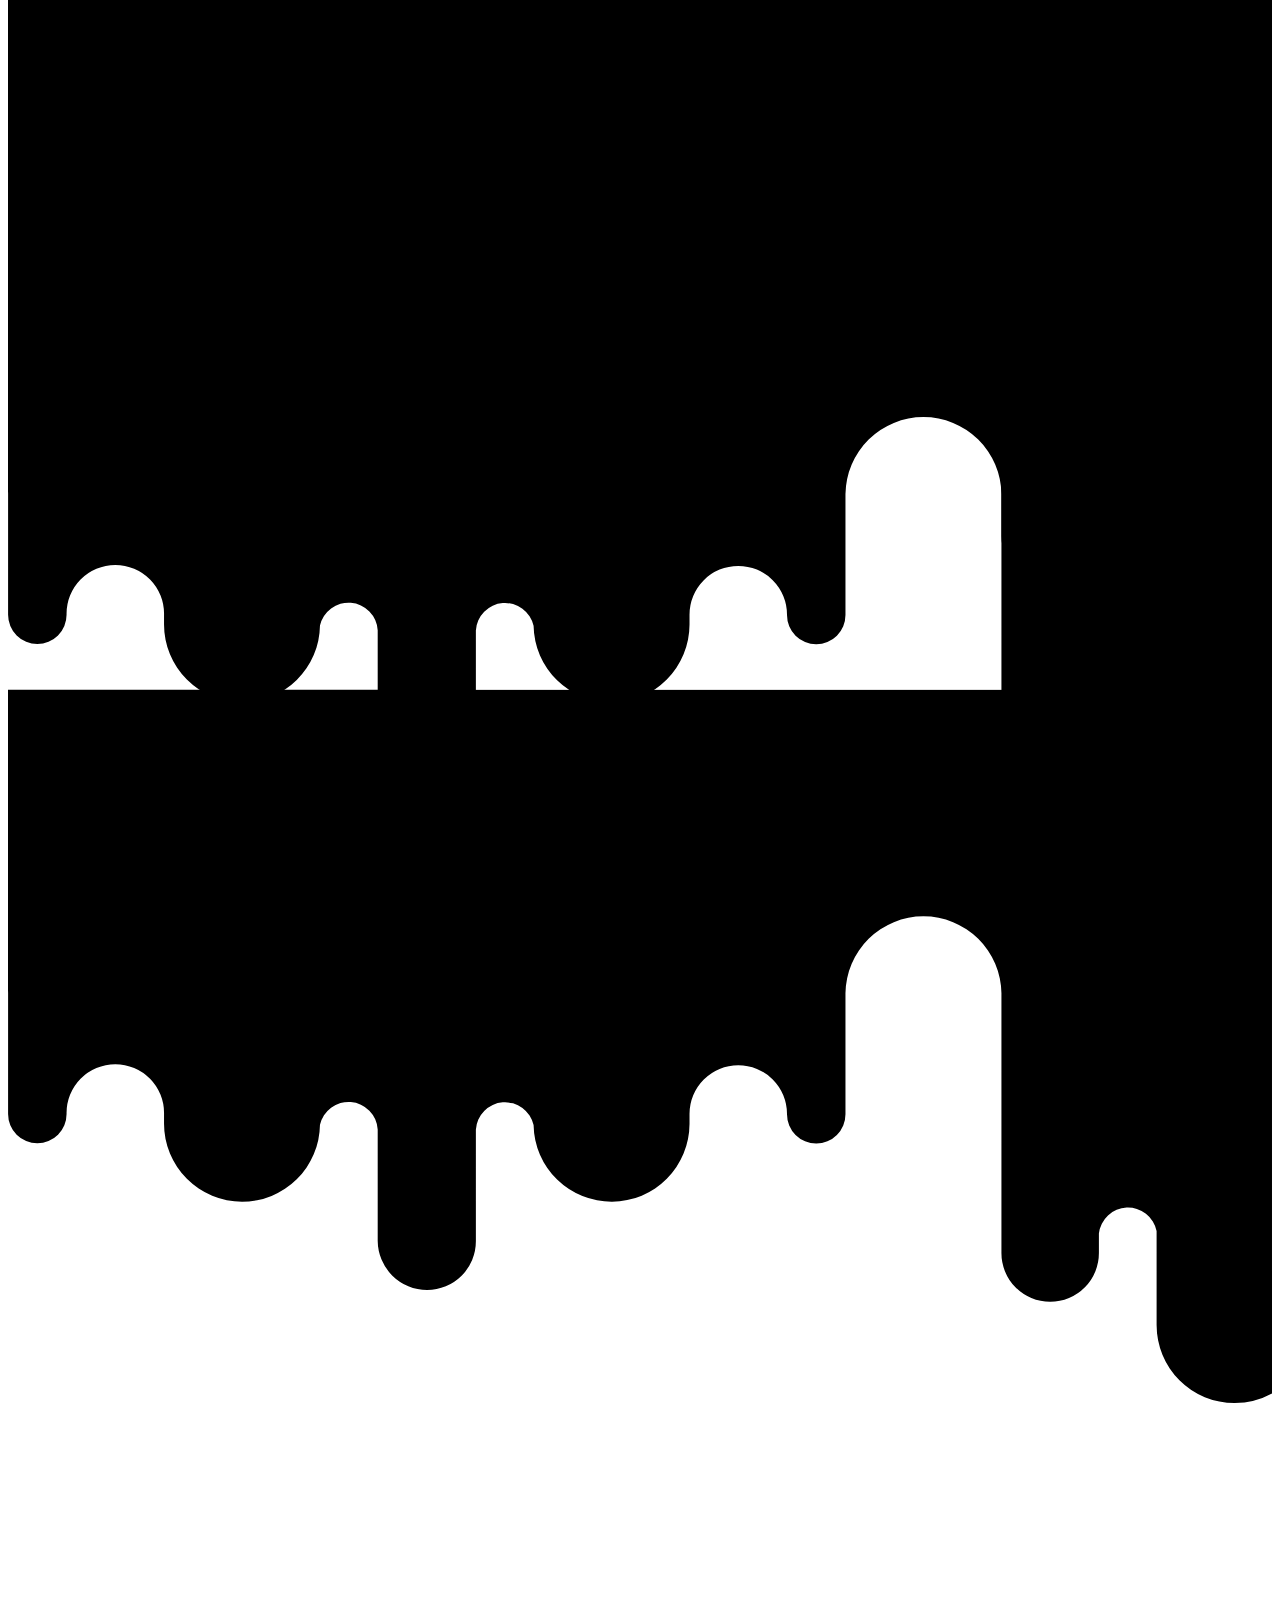
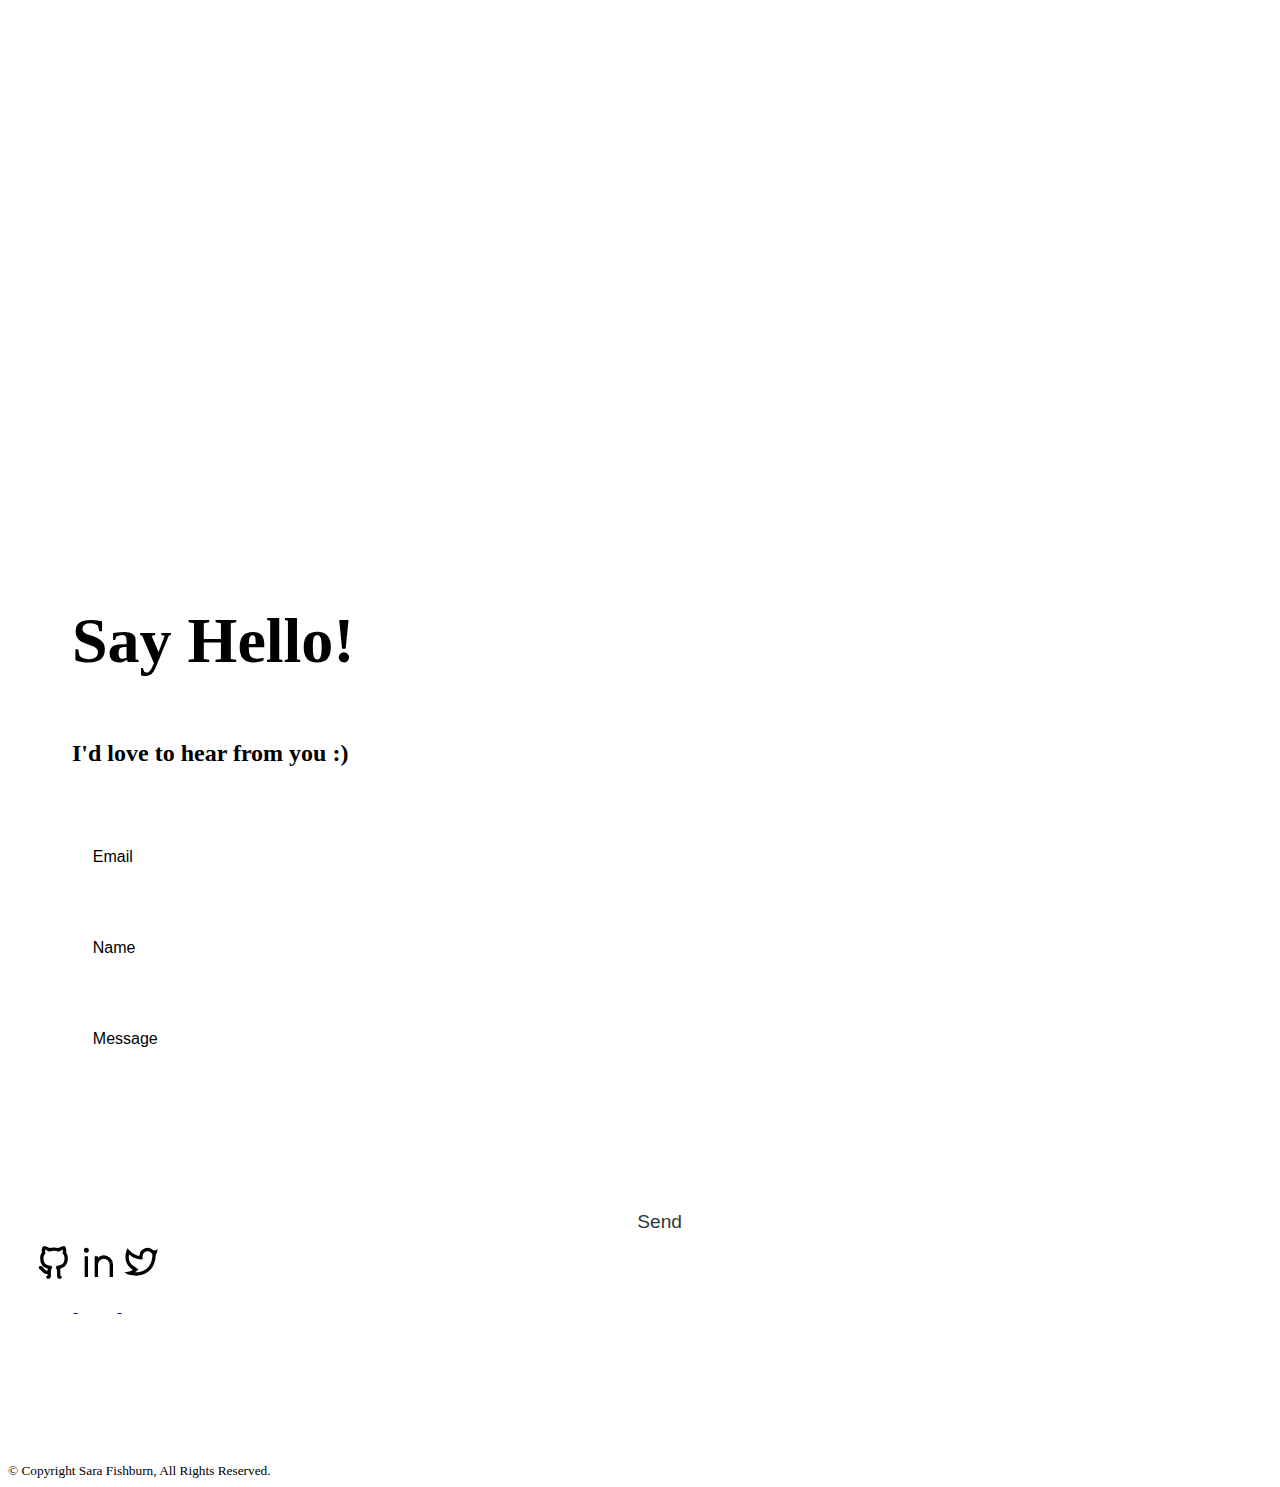
<file: src/contact.html>
<!DOCTYPE html>
<html lang="en">
<head>
  <!-- meta tags -->
  <meta charset="UTF-8">
  <meta http-equiv="X-UA-Compatible" content="IE=edge">
  <meta name="viewport" content="width=device-width, initial-scale=1.0">
  
  <!-- Primary Meta Tags -->
  <title>Sara Fishburn</title>
  <meta name="title" content="Sara Fishburn">
  <meta name="description" content="Hi there! I'm a current fast-track Coder Academy student from Brisbane, Australia.">

  <!-- Open Graph / Facebook -->
  <meta property="og:type" content="website">
  <meta property="og:url" content="sarafishburn.github.io">
  <meta property="og:title" content="Sara Fishburn">
  <meta property="og:description" content="Hi there! I'm a current fast-track Coder Academy student from Brisbane, Australia.">
  <meta property="og:image" content="static/images/website_preview.png">

  <!-- Twitter -->
  <meta property="twitter:card" content="summary_large_image">
  <meta property="twitter:url" content="sarafishburn.github.io">
  <meta property="twitter:title" content="Sara Fishburn">
  <meta property="twitter:description" content="Hi there! I'm a current fast-track Coder Academy student from Brisbane, Australia.">
  <meta property="twitter:image" content="static/images/website_preview.png">

  <!-- favicon -->
  <link rel="apple-touch-icon" sizes="180x180" href="static/images/favicon_io/apple-touch-icon.png">
  <link rel="icon" type="image/png" sizes="32x32" href="static/images/favicon_io/favicon-32x32.png">
  <link rel="icon" type="image/png" sizes="16x16" href="static/images/favicon_io/favicon-16x16.png">
  <link rel="manifest" href="static/images/favicon_io/site.webmanifest">

  <!-- style sheets -->
  <link rel="stylesheet" href="static/styles/global.css" integrity="sha384-/oFLsCbxXfcpxP8mUdyNdSAp/u4Uruo7NrWjevXScjMiYIclh/O2q/YNY98ZFctD">
  <link rel="stylesheet" href="static/styles/global-tablet.css" integrity="sha384-5acWLXz9rMWOl3gBBR5mM+l++MBvP4sMyZKrm5dYkwT6dXjMQr6yHFiWZXMPirf9">
  <link rel="stylesheet" href="static/styles/global-desktop.css" integrity="sha384-YrlZD1nF7CzUGr80k/WMY4T9gKS9UN2mPAuDe8+hFkYclZqqlq7WMzNO97niXF+Y">

  <link rel="stylesheet" href="static/styles/contact.css" integrity="sha384-XS81RtuZHvCTqAS6r4gYx7IQrYHLZ+ThCEb5LL08qdDOoO8mxQvzewY1DE53T+34">
  <link rel="stylesheet" href="static/styles/contact-tablet.css" integrity="sha384-PEhD9K7oy0d7tyLU2vu8lGLWDNXlXtO22lKUnTT2HphGslf03AOO/MPmMX4fPzuc">
  <link rel="stylesheet" href="static/styles/contact-desktop.css" integrity="sha384-\S3C6t+vFG+nJJPyAJPY3lT/z+kKHF0SGAZBGKUU3amot+/sRqmrtlBVKbIu9wM0z">

  <!-- javascript -->
  <script src="static/javascript/global.js" integrity="sha384-3C2dzuhjCa5FdSclvBY+UgrtceSxcekVXOzwO7gbY6eJnOEKgrYOzHRTca2VowHD"></script>
  <script src="static/javascript/contact.js" integrity="sha384-fgZIflzfC7Eo6gtgTFIwV/ccB1HLgCK9NGbrLqzdZ72ARbs0mi15WolTY2IKnKUn"></script>

  <title>Sara Fishburn: Contact</title>
</head>
<body>
  <!-- nav and drip graphic -->
  <nav>
    <div class="logo-hamburger">
      <!-- added aria hidden as logo link makes home nav link redundant. cant group logo and home link together due to mobile layout -->
      <a class="nav-logo" href="../index.html" aria-hidden="true" title="logo">
        <svg viewBox="0 0 531.66 392.97">
          <use xlink:href='static/images/logo/logo.svg#logo'></use>
        </svg>
      </a>
      <div id="hamburger">
        <div id="ham-top"></div>
        <div id="ham-middle"></div>
        <div id="ham-bottom"></div>
      </div>
    </div>

    <ul id="nav-links">
      <li><a href="../index.html">HOME</a></li>
      <li><a href="skills.html">SKILLS</a></li>
      <li><a href="projects.html">PROJECTS</a></li>
      <li><a href="resume.html">RÉSUMÉ</a></li>
      <li><a id="active" href="contact.html">CONTACT</a></li>
      <li id="nav-socials">
        <span id="nav-media-icons">
          <a href="https://github.com/SaraFishburn" target="_blank" aria-label="link to Sara Fishburn's github. opens in new tab"> 
            <svg viewBox="0 0 24 24">
              <use xlink:href='static/images/icons/github-line.svg#github-line'></use>
            </svg>
          </a>
          <a href="https://www.linkedin.com/in/sara-fishburn-87b6b41b9/" target="_blank" aria-label="link to Sara Fishburn's linkedin. opens in new tab">
            <svg viewBox="0 0 24 24">
              <use xlink:href='static/images/icons/linkedin-line.svg#linkedin-line'></use>
            </svg>
          </a>
          <a href="https://twitter.com/FishburnSara" target="_blank" aria-label="link to Sara Fishburn's twitter. opens in new tab">
            <svg viewBox="0 0 24 24">
              <use xlink:href='static/images/icons/twitter-line.svg#twitter-line'></use>
            </svg>
          </a>
        </span>
      </li>
    </ul>
  </nav>
  <main>

    <!-- drip top -->
    <div id="drip-top" class="drip-top">
      <svg viewBox="0 0 1000 564.55">
        <use xlink:href='static/images/drip.svg#drip'></use>
      </svg>

      <svg viewBox="0 0 1000 564.55">
        <use xlink:href='static/images/drip.svg#drip'></use>
      </svg>

      <svg viewBox="0 0 1000 564.55">
        <use xlink:href='static/images/drip.svg#drip'></use>
      </svg>
    </div>

    <!-- heading -->
    <hgroup id="heading">
      <h1>Say Hello!</h1>
      <h2>I'd love to hear from you :)</h2>
      <h6 style="margin-right: 30px;">*Even though this website is pure html and css with no email api, this form is fully functional! I've simply linked it to a google form that notifies me when filled.</h6>
    </hgroup>
    
    <!-- form that is linked to a google form-->
    <form action="https://docs.google.com/forms/d/e/1FAIpQLSc_RoZMRq8d4IIvABaFx-oLKMHUiqP88MtbsrUAsZEgNlzFig/formResponse" method="post" target="hidden_iframe" name="form" onsubmit="submitted = validateForm(); return submitted">
      <div class="container">
        <div class="material-textfield">
          <!-- placeholder is empty as input label acts as placeholder -->
          <input type="email" class="text-field" name="entry.1777739869" id="email" placeholder=" ">
          <label class="input-label" for="email">Email</label>
        </div>
        <div class="error-field" id="emailText"></div>
      </div>

      <div class="container">
        <div class="material-textfield">
          <textarea class="text-field name-field" name="entry.252200460" maxlength="70" id="name" rows="1" placeholder=" "></textarea>
          <label class="input-label" for="name">Name</label>
        </div>
        <div class="error-field" id="nameText"></div>
      </div>
      
      <div class="container">
        <div class="material-textfield">
          <textarea class="text-field message-field" name="entry.1506996381" maxlength="280" id="message" rows="3" placeholder=" "></textarea>
          <label class="input-label" for="message">Message</label>
        </div>
        <div class="error-field" id="messageText"></div>
      </div>
      <div id="sent-div">
        <div class="dp-6" id="sent-banner"><span class="primary-text" id="sent-message">Message sent, thank you!</span></div>
        <button type="submit" id="send-button">Send</button>
      </div>
    </form>
          
    <!-- format form as iframe for google forms -->
    <iframe name="hidden_iframe" id="hidden_iframe" style="display:none;" onload="if(submitted) {sent()}"></iframe>
          
    <!-- social media icons -->
    <span id="media-icons">
      <a href="https://github.com/SaraFishburn" target="_blank" aria-label="link to Sara Fishburn's github. opens in new tab"> 
        <svg viewBox="0 0 24 24">
          <use xlink:href='static/images/icons/github-line.svg#github-line'></use>
        </svg>
      </a>
      <a href="https://www.linkedin.com/in/sara-fishburn-87b6b41b9/" target="_blank" aria-label="link to Sara Fishburn's linkedin. opens in new tab">
        <svg viewBox="0 0 24 24">
          <use xlink:href='static/images/icons/linkedin-line.svg#linkedin-line'></use>
        </svg>
      </a>
      <a href="https://twitter.com/FishburnSara" target="_blank" aria-label="link to Sara Fishburn's twitter. opens in new tab">
        <svg viewBox="0 0 24 24">
          <use xlink:href='static/images/icons/twitter-line.svg#twitter-line'></use>
        </svg>
      </a>
    </span>
  </main>

  
  <!-- footer -->
  <footer>
     <!-- drip bottom -->
     <div id="drip-bottom">
      <svg viewBox="0 0 1000 564.55">
        <use xlink:href='static/images/drip.svg#drip'></use>
      </svg>

      <svg viewBox="0 0 1000 564.55">
        <use xlink:href='static/images/drip.svg#drip'></use>
      </svg>

      <svg viewBox="0 0 1000 564.55">
        <use xlink:href='static/images/drip.svg#drip'></use>
      </svg>
    </div> 
    <!-- copyright notice -->
    <small id="copyright" >&copy; Copyright Sara Fishburn, All Rights Reserved.</small>
  </footer>
</body>
</html>
</file>
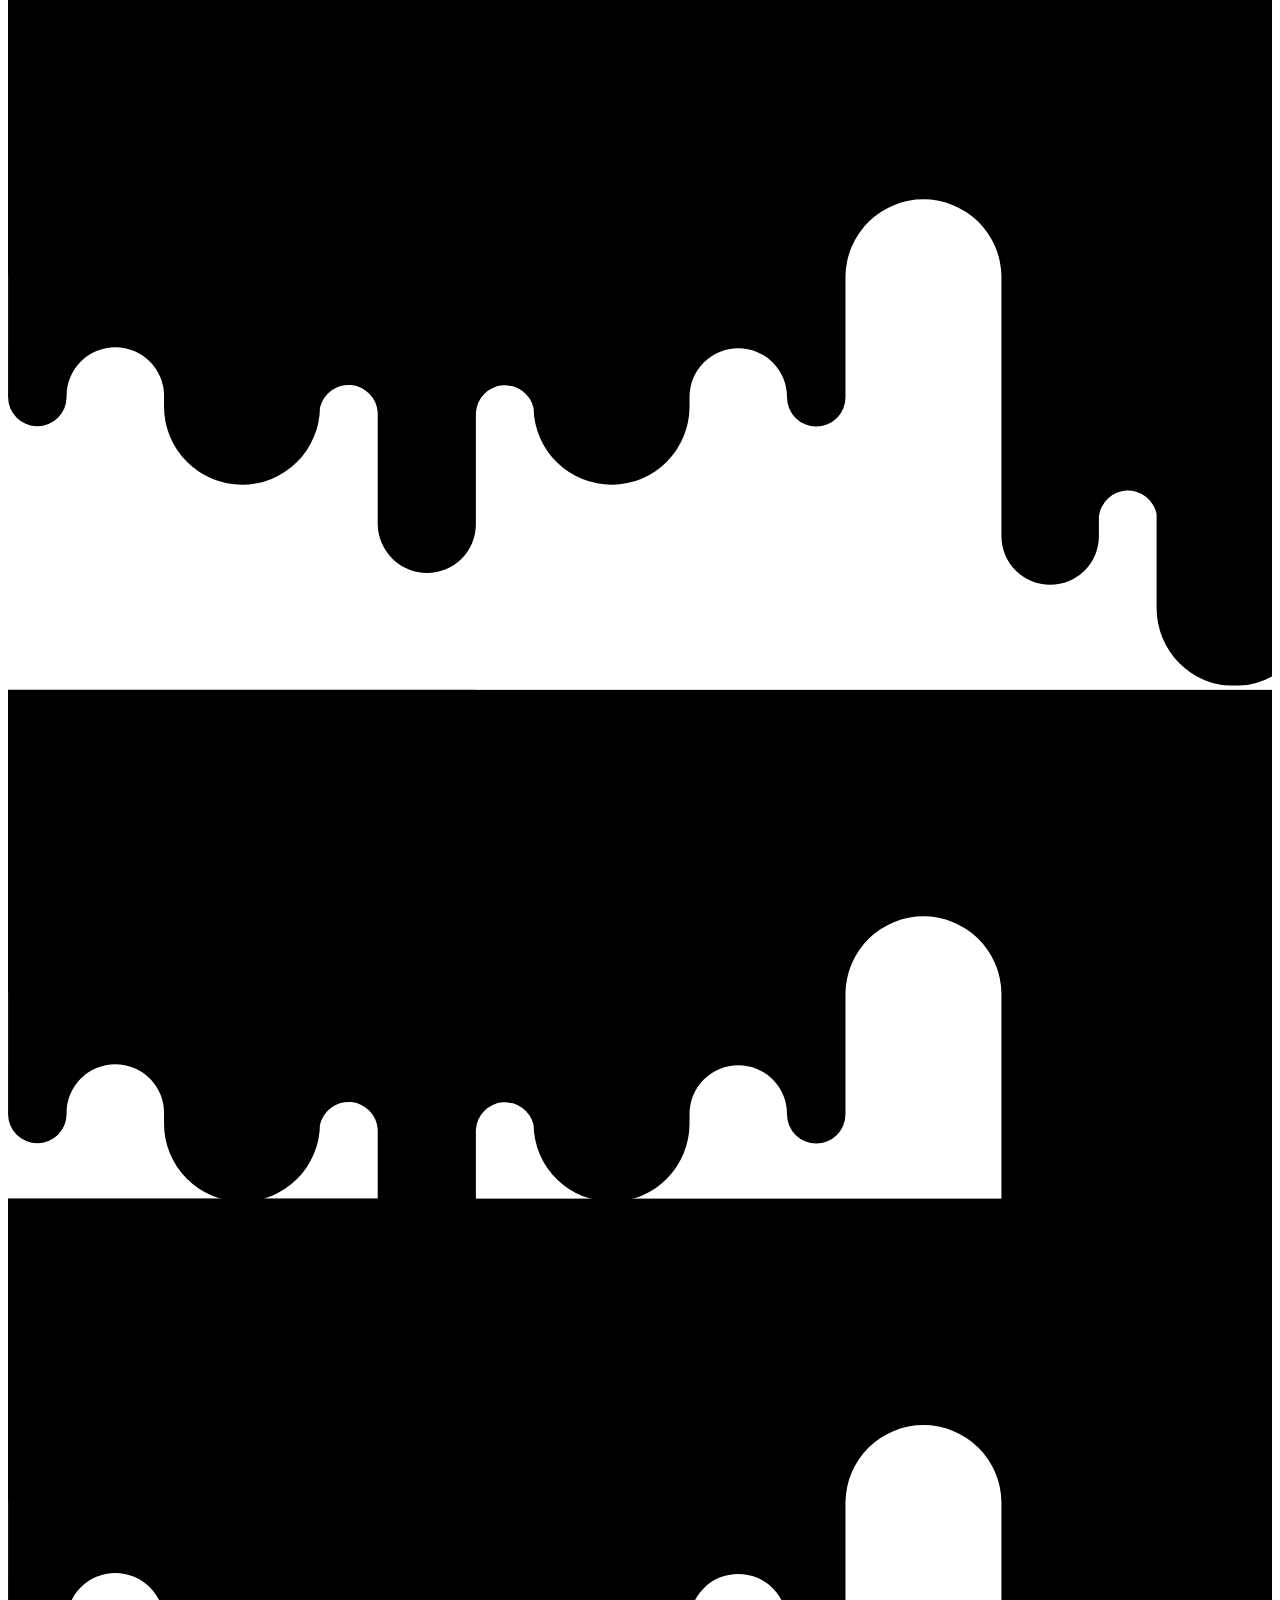
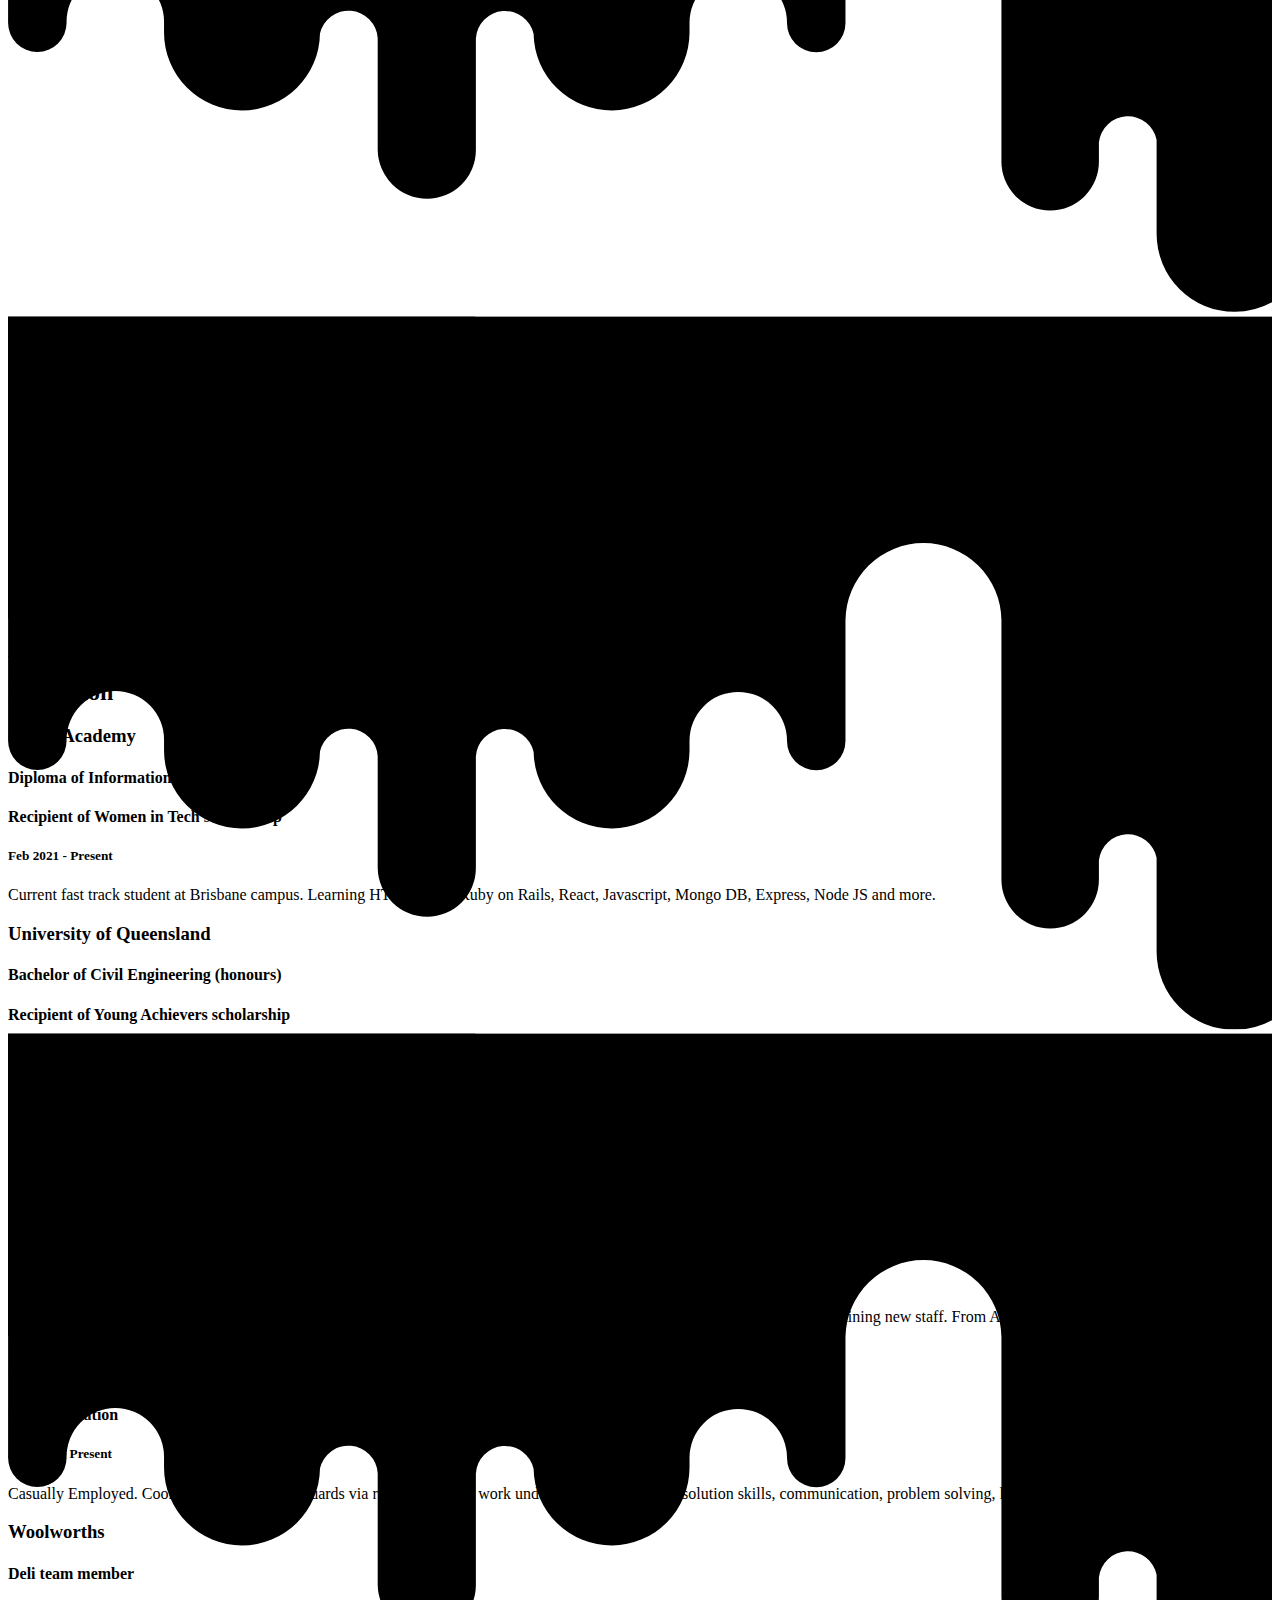
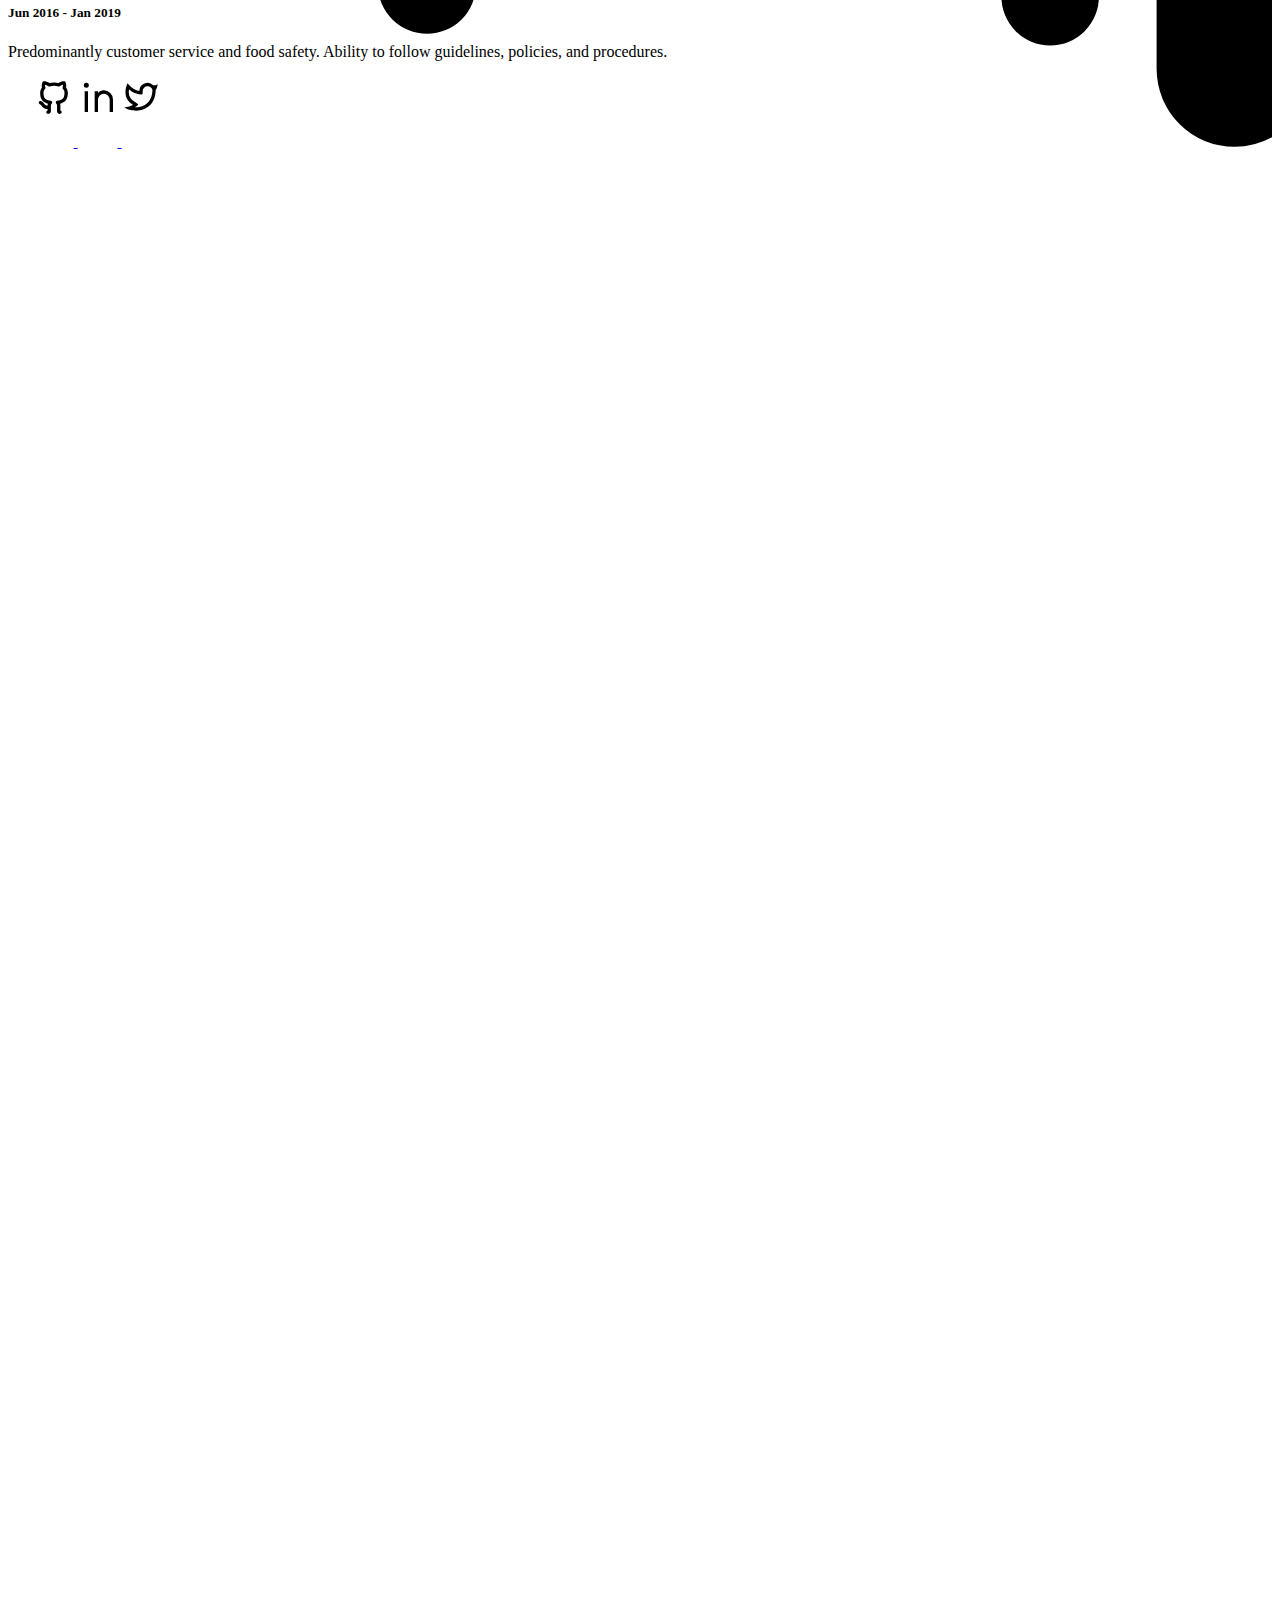
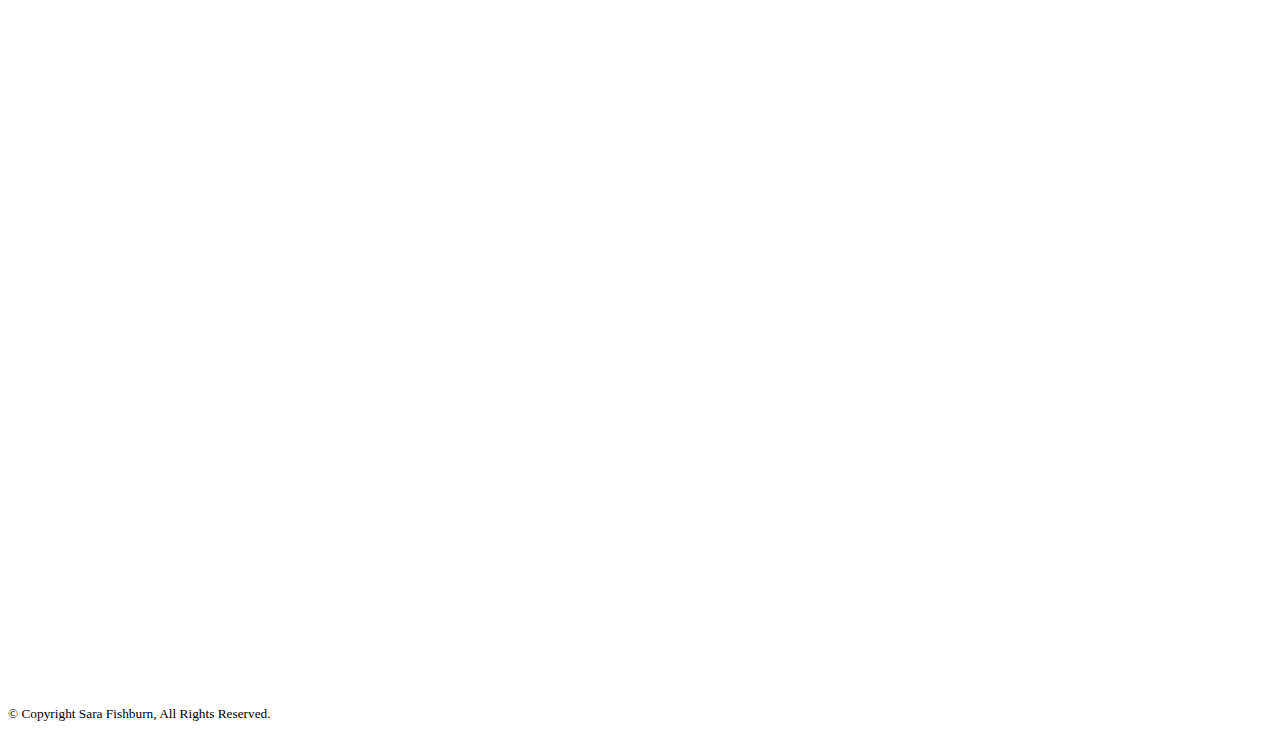
<file: src/resume.html>
<!DOCTYPE html>
<html lang="en">
<head>
  <!-- meta tags -->
  <meta charset="UTF-8">
  <meta http-equiv="X-UA-Compatible" content="IE=edge">
  <meta name="viewport" content="width=device-width, initial-scale=1.0">
  
  <!-- Primary Meta Tags -->
  <title>Sara Fishburn - portfolio preview</title>
  <meta name="title" content="Sara Fishburn - portfolio preview">
  <meta name="description" content="">

  <!-- Open Graph / Facebook -->
  <meta property="og:type" content="website">
  <meta property="og:url" content="https://metatags.io/">
  <meta property="og:title" content="Sara Fishburn - portfolio preview">
  <meta property="og:description" content="">
  <meta property="og:image" content="https://metatags.io/assets/meta-tags-16a33a6a8531e519cc0936fbba0ad904e52d35f34a46c97a2c9f6f7dd7d336f2.png">

  <!-- Twitter -->
  <meta property="twitter:card" content="summary_large_image">
  <meta property="twitter:url" content="https://metatags.io/">
  <meta property="twitter:title" content="Sara Fishburn - portfolio preview">
  <meta property="twitter:description" content="">
  <meta property="twitter:image" content="https://metatags.io/assets/meta-tags-16a33a6a8531e519cc0936fbba0ad904e52d35f34a46c97a2c9f6f7dd7d336f2.png">

  <!-- favicon -->
  <link rel="apple-touch-icon" sizes="180x180" href="static/images/favicon_io/apple-touch-icon.png">
  <link rel="icon" type="image/png" sizes="32x32" href="static/images/favicon_io/favicon-32x32.png">
  <link rel="icon" type="image/png" sizes="16x16" href="static/images/favicon_io/favicon-16x16.png">
  <link rel="manifest" href="static/images/favicon_io/site.webmanifest">

  <!-- style sheets -->
  <link rel="stylesheet" href="static/styles/global.css" integrity="sha384-/oFLsCbxXfcpxP8mUdyNdSAp/u4Uruo7NrWjevXScjMiYIclh/O2q/YNY98ZFctD">
  <link rel="stylesheet" href="static/styles/global-tablet.css" integrity="sha384-5acWLXz9rMWOl3gBBR5mM+l++MBvP4sMyZKrm5dYkwT6dXjMQr6yHFiWZXMPirf9">
  <link rel="stylesheet" href="static/styles/global-desktop.css" integrity="sha384-YrlZD1nF7CzUGr80k/WMY4T9gKS9UN2mPAuDe8+hFkYclZqqlq7WMzNO97niXF+Y">
  
  <link rel="stylesheet" href="static/styles/resume.css" integrity="sha384-rMnidx6YsPrLfDeZ9UKfB1L7aVT1tE56gkHBofPH2y1yc/Z3JXnX3MznlIonNRpT">
  <link rel="stylesheet" href="static/styles/resume-tablet.css" integrity="sha384-WL9pxW1foVTv4JoRo6/iRL0FnNkzrbXr8SXDo+Ffnb3oEgzcasYHt/DRJaaENzNm">
  <link rel="stylesheet" href="static/styles/resume-desktop.css" integrity="sha384-9IGcWLz+3ZVO+vzLRY0GtJRWB30g3GeqzoGaXxz4Z5PAEOXa3eCHDKQXKd3ltp6C">

  <!-- javascript -->
  <script src="static/javascript/global.js" integrity="sha384-3C2dzuhjCa5FdSclvBY+UgrtceSxcekVXOzwO7gbY6eJnOEKgrYOzHRTca2VowHD"></script>

  <title>Sara Fishburn: Résumé</title>

</head>
<body>
  <!-- nav and drip graphic -->
  <nav>
    <div class="logo-hamburger">
      <!-- added aria hidden as logo link makes home nav link redundant. cant group logo and home link together due to mobile layout -->
      <a class="nav-logo" href="../index.html" aria-hidden="true" title="logo">
        <svg viewBox="0 0 531.66 392.97">
          <use xlink:href='static/images/logo/logo.svg#logo'></use>
        </svg>
      </a>
      <div id="hamburger">
        <div id="ham-top"></div>
        <div id="ham-middle"></div>
        <div id="ham-bottom"></div>
      </div>
    </div>
    <ul id="nav-links">
      <li><a href="../index.html">HOME</a></li>
      <li><a href="skills.html">SKILLS</a></li>
      <li><a href="projects.html">PROJECTS</a></li>
      <li><a id="active" href="resume.html">RÉSUMÉ</a></li>
      <li><a href="contact.html">CONTACT</a></li>
      <li id="nav-socials">
        <span id="nav-media-icons">
          <a href="https://github.com/SaraFishburn" target="_blank" aria-label="link to Sara Fishburn's github. opens in new tab"> 
            <svg viewBox="0 0 24 24">
              <use xlink:href='static/images/icons/github-line.svg#github-line'></use>
            </svg>
          </a>
          <a href="https://www.linkedin.com/in/sara-fishburn-87b6b41b9/" target="_blank" aria-label="link to Sara Fishburn's linkedin. opens in new tab">
            <svg viewBox="0 0 24 24">
              <use xlink:href='static/images/icons/linkedin-line.svg#linkedin-line'></use>
            </svg>
          </a>
          <a href="https://twitter.com/FishburnSara" target="_blank" aria-label="link to Sara Fishburn's twitter. opens in new tab">
            <svg viewBox="0 0 24 24">
              <use xlink:href='static/images/icons/twitter-line.svg#twitter-line'></use>
            </svg>
          </a>
        </span>
      </li>
    </ul>
  </nav>
  <main>
    <!-- drip top -->
    <div id="drip-top" class="drip-top">
      <svg viewBox="0 0 1000 564.55">
        <use xlink:href='static/images/drip.svg#drip'></use>
      </svg>

      <svg viewBox="0 0 1000 564.55">
        <use xlink:href='static/images/drip.svg#drip'></use>
      </svg>

      <svg viewBox="0 0 1000 564.55">
        <use xlink:href='static/images/drip.svg#drip'></use>
      </svg>
    </div>

    <!-- heading -->
    <hgroup id="heading">
      <h1>RÉSUMÉ</h1>
    </hgroup>

    <!-- resume link -->
    <a id="resume-link" class="link-underline" href="https://drive.google.com/file/d/1A_dZJFlN2Mv6vCoIZ6J_wyow9xyA1aoW/view?usp=sharing" target="_blank">View full résumé pdf here</a>

    <div id="content">
      <!-- education -->
      <section>
        <div class="topic">
          <div class="circle-line">
            <div class="small-blue-circle"></div>
            <div class="line"></div>
          </div>
          <h2>Education</h2>
        </div>
  
        <!-- coder academy -->
        <div class="chunk">
          <div class="circle-line">
            <div class="circle"></div>
            <div class="line"></div>
          </div>
          <article>
            <hgroup>
              <h3>Coder Academy</h3>
              <h4>Diploma of Information Technology</h4>
              <h4>Recipient of Women in Tech scholarship</h4>
              <h5>Feb 2021 - Present</h5>
            </hgroup>
            <p>
              Current fast track student at Brisbane campus. 
              Learning HTML, CSS, Ruby on Rails, React, Javascript, Mongo DB, Express, Node JS and more.
            </p>
          </article>
        </div>
  
        <!-- university -->
        <div class="chunk">
          <div class="circle-line">
            <div class="circle"></div>
            <div class="line last-line"></div>
            <div class="small-blue-circle"></div>
          </div>
          <article>
            <hgroup>
              <h3>University of Queensland</h3>
              <h4>Bachelor of Civil Engineering (honours)</h4>
              <h4>Recipient of Young Achievers scholarship</h4>
              <h5>Feb 2017 - Dec 2018</h5>
            </hgroup>
            <p>
              Incomplete degree. Skills gained include leadership, 
              teamwork, and problem solving as well as a sound knowledge of 
              discrete math and a base level understanding of the Python programming language.
            </p>
          </article>
        </div>
  
      </section>
  
      <!-- employemnt -->
      <section>
        <div class="topic">
          <div class="circle-line">
            <div class="small-blue-circle"></div>
            <div class="line"></div>
          </div>
          <h2>Employment</h2>
        </div>
  
        <!-- max employment -->
        <div class="chunk">
          <div class="circle-line">
            <div class="circle"></div>
            <div class="line"></div>
          </div>
          <article>
            <hgroup>
              <h3>Max Employment</h3>
              <h4>Customer Service Team</h4>
              <h5>Dec 2018 - Dec 2020</h5>
            </hgroup>
            <p>
              Employed within the call center. 
              Skills gained include time management, 
              leadership, and communication skills. 
              Responsible for training new staff.
              From April 2020 until resignation, 
              more than 50% of work was conducted from home due to covid 19.
            </p>
          </article>
        </div>
  
        <!-- CAP security -->
        <div class="chunk">
          <div class="circle-line">
            <div class="circle"></div>
            <div class="line"></div>
          </div>
          <article>
            <hgroup>
              <h3>CAP Security Services</h3>
              <h4>Communication</h4>
              <h5>Jan 2017 - Present</h5>
            </hgroup>
            <p>
              Casually Employed. Coordination of security guards via radio. 
              Ability to work under pressure, conflict resolution skills, 
              communication, problem solving, leadership, and teamwork.
            </p>
          </article>
        </div>
  
        <!-- woolworths -->
        <div class="chunk">
          <div class="circle-line">
            <div class="circle"></div>
            <div class="line last-line"></div>
            <div class="small-blue-circle"></div>
          </div>
          <article>
            <hgroup>
              <h3>Woolworths</h3>
              <h4>Deli team member</h4>
              <h5>Jun 2016 - Jan 2019</h5>
            </hgroup>
            <p>
              Predominantly customer service and food safety. 
              Ability to follow guidelines, policies, and procedures.
            </p>
          </article>
        </div>
  
      </section>
    </div>

    <!-- social media icons -->
    <span id="media-icons">
      <a href="https://github.com/SaraFishburn" target="_blank" aria-label="link to Sara Fishburn's github. opens in new tab"> 
        <svg viewBox="0 0 24 24">
          <use xlink:href='static/images/icons/github-line.svg#github-line'></use>
        </svg>
      </a>
      <a href="https://www.linkedin.com/in/sara-fishburn-87b6b41b9/" target="_blank" aria-label="link to Sara Fishburn's linkedin. opens in new tab">
        <svg viewBox="0 0 24 24">
          <use xlink:href='static/images/icons/linkedin-line.svg#linkedin-line'></use>
        </svg>
      </a>
      <a href="https://twitter.com/FishburnSara" target="_blank" aria-label="link to Sara Fishburn's twitter. opens in new tab">
        <svg viewBox="0 0 24 24">
          <use xlink:href='static/images/icons/twitter-line.svg#twitter-line'></use>
        </svg>
      </a>
    </span>
  </main>
  
  <!-- footer -->
  <footer>
     <!-- drip bottom -->
     <div id="drip-bottom">
      <svg viewBox="0 0 1000 564.55">
        <use xlink:href='static/images/drip.svg#drip'></use>
      </svg>

      <svg viewBox="0 0 1000 564.55">
        <use xlink:href='static/images/drip.svg#drip'></use>
      </svg>

      <svg viewBox="0 0 1000 564.55">
        <use xlink:href='static/images/drip.svg#drip'></use>
      </svg>
    </div>

    <!-- copyright notice -->
    <small id="copyright" >&copy; Copyright Sara Fishburn, All Rights Reserved.</small>
  </footer>
</body>
</html>
</file>
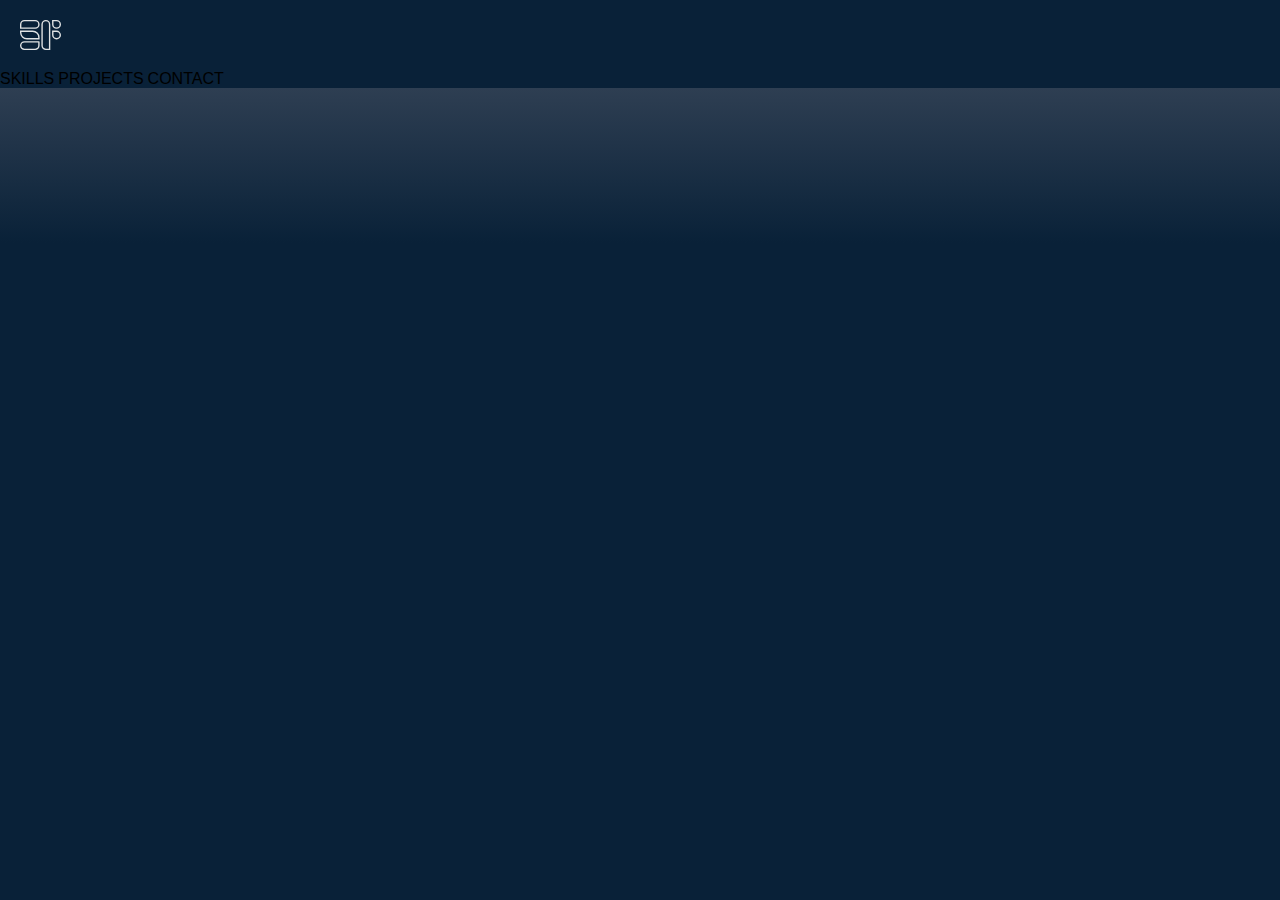
<file: src/static/images/Sara Fishburn_ Home.htm>
<!DOCTYPE html>
<!-- saved from url=(0037)http://127.0.0.1:5500/src/index.html# -->
<html lang="en"><head><meta http-equiv="Content-Type" content="text/html; charset=UTF-8">
  <!-- meta tags -->
  
  <meta http-equiv="X-UA-Compatible" content="IE=edge">
  <meta name="viewport" content="width=device-width, initial-scale=1.0">

  <!-- favicon -->
  
  
  
  

  <!-- font -->
  
  

  <!-- style sheets -->
  

  <title>Sara Fishburn: Home</title>
<script data-dapp-detection="">!function(){let e=!1;function n(){if(!e){const n=document.createElement("meta");n.name="dapp-detected",document.head.appendChild(n),e=!0}}if(window.hasOwnProperty("ethereum")){if(window.__disableDappDetectionInsertion=!0,void 0===window.ethereum)return;n()}else{var t=window.ethereum;Object.defineProperty(window,"ethereum",{configurable:!0,enumerable:!1,set:function(e){window.__disableDappDetectionInsertion||n(),t=e},get:function(){if(!window.__disableDappDetectionInsertion){const e=arguments.callee;e&&e.caller&&e.caller.toString&&-1!==e.caller.toString().indexOf("getOwnPropertyNames")||n()}return t}})}}();</script><link rel="apple-touch-icon" sizes="180x180" href="http://127.0.0.1:5500/src/static/images/favicon_io/apple-touch-icon.png"><link rel="icon" type="image/png" sizes="32x32" href="http://127.0.0.1:5500/src/static/images/favicon_io/favicon-32x32.png"><link rel="icon" type="image/png" sizes="16x16" href="http://127.0.0.1:5500/src/static/images/favicon_io/favicon-16x16.png"><link rel="manifest" href="http://127.0.0.1:5500/src/static/images/favicon_io/site.webmanifest"><link rel="preconnect" href="https://fonts.gstatic.com/"><link href="./Sara Fishburn_ Home_files/css2" rel="stylesheet"><link rel="stylesheet" href="./Sara Fishburn_ Home_files/global.css"></head>
<body>
  <!-- nav and drip graphic -->
  <nav>
    <a class="nav-logo" href="http://127.0.0.1:5500/src/index.html#">
      <img src="./Sara Fishburn_ Home_files/logo.svg" alt="Logo graphic depicting a stylised letter &#39;s&#39; and &#39;f&#39;">
    </a>
    <div class="nav-links">
      <a>SKILLS</a>
      <a>PROJECTS</a>
      <a>CONTACT</a>
    </div>

  </nav>
  <main>

    <!-- heading -->
    <section>

    </section>

    <!-- profile pic -->
    <section>

    </section>

    <!-- text -->
    <article>

    </article>

    
  </main>
  
  <!-- footer -->
  <footer>
  
  </footer>
<!-- Code injected by live-server -->
<script type="text/javascript">
	// <![CDATA[  <-- For SVG support
	if ('WebSocket' in window) {
		(function () {
			function refreshCSS() {
				var sheets = [].slice.call(document.getElementsByTagName("link"));
				var head = document.getElementsByTagName("head")[0];
				for (var i = 0; i < sheets.length; ++i) {
					var elem = sheets[i];
					var parent = elem.parentElement || head;
					parent.removeChild(elem);
					var rel = elem.rel;
					if (elem.href && typeof rel != "string" || rel.length == 0 || rel.toLowerCase() == "stylesheet") {
						var url = elem.href.replace(/(&|\?)_cacheOverride=\d+/, '');
						elem.href = url + (url.indexOf('?') >= 0 ? '&' : '?') + '_cacheOverride=' + (new Date().valueOf());
					}
					parent.appendChild(elem);
				}
			}
			var protocol = window.location.protocol === 'http:' ? 'ws://' : 'wss://';
			var address = protocol + window.location.host + window.location.pathname + '/ws';
			var socket = new WebSocket(address);
			socket.onmessage = function (msg) {
				if (msg.data == 'reload') window.location.reload();
				else if (msg.data == 'refreshcss') refreshCSS();
			};
			if (sessionStorage && !sessionStorage.getItem('IsThisFirstTime_Log_From_LiveServer')) {
				console.log('Live reload enabled.');
				sessionStorage.setItem('IsThisFirstTime_Log_From_LiveServer', true);
			}
		})();
	}
	else {
		console.error('Upgrade your browser. This Browser is NOT supported WebSocket for Live-Reloading.');
	}
	// ]]>
</script>
</body></html>
</file>
<file: src/static/styles/global.css>
@import url('https://fonts.googleapis.com/css2?family=Montserrat:wght@100;400;700&display=swap');

:root {

  /* from research, CSS variables not supported by validator but is due to validator not being updated
  variables required as intentions to implement light mode in future */
  --accent: #00e9f9;
  --light-1: #e1e3e4;
  --light-2: #c3c4c8;
  --dark-1: #647286;
  --dark-2: #434f61;
  --dark-3: #283447;
  --dark-4: #092138;

  /* material design box shadows */
  --box-dp4: 0 4px 5px 0 rgba(0,0,0,0.14), 0 1px 10px 0 rgba(0,0,0,0.12), 0 2px 4px -1px rgba(0,0,0,0.20);
  --box-dp8: 0 8px 10px 1px rgba(0,0,0,0.14), 0 3px 14px 2px rgba(0,0,0,0.12), 0 5px 5px -3px rgba(0,0,0,0.20);
  --box-dp12: 0 12px 17px 2px rgba(0,0,0,0.14), 0 5px 22px 4px rgba(0,0,0,0.12), 0 7px 8px -4px rgba(0,0,0,0.20);

  /* material design drop shadow */
  --drop-dp4: drop-shadow(0 4px 5px rgba(0,0,0,0.14)) drop-shadow(0 1px 10px rgba(0,0,0,0.12)) drop-shadow(0 2px 4px rgba(0,0,0,0.2));
}

/* change overscroll color */
html {
  background-color: var(--dark-4);
}

a {
  text-decoration: none;
  color: inherit;
}

h1, h2, h3, h4, p, article, li, a, small, span, time, #copyright {
  font-family: 'Montserrat', sans-serif;
  margin: 0;
  padding: 0;
  color: var(--light-1);
}

/* remove dot points from unordered lists */
ul {
  list-style: none;
}

body {
  margin: 0;
  background-color: var(--dark-4); /* Fallback background color for non supported browsers */
  background: linear-gradient(180deg, var(--dark-2) 0%, var(--dark-4) 40%);

  background-position:50% 100%;
  background-size: cover;
  background-repeat: no-repeat;
  background-position: center bottom;
  position: relative;
}

/* navbar */
nav {
  display: flex;
  background-color: var(--dark-4);
  position: fixed;
  width: 100%;
  flex-direction: column;
  z-index: 200;
}

.logo-hamburger {
  display: flex;
  box-shadow: var(--box-dp4);
  background-color: var(--dark-4);
  z-index: 300;
}

.nav-logo {
  line-height: 0;
  display: inline-block;
  margin: 20px;
  z-index: 100;
}

.nav-logo svg {
  height: 30px;
  width: auto;
  fill: white;
}

.nav-logo svg:hover {
  fill: var(--accent);
}

/* hamburger and animation */
#hamburger {
  align-self: center;
  top: 0;
  margin: 0px 20px 0px auto;

  position: relative;
  height: 1.5rem;
  display: flex;
  flex-direction: column;
  align-items: flex-end;
  justify-content: space-between;
  opacity: 0.87;
  z-index: 100;
  cursor: pointer;
}

#ham-top, #ham-bottom {
  transition: 0.5s;
  position: relative;
  width: 30px;
  height: 2px;
  background-color: white;
  top: 0;
}

#ham-middle {
  transition: 0.5s;
  position: absolute;
  width: 15px;
  height: 2px;
  background-color: white;
  top: calc(50% - 1px);
}

#ham-bottom {
  position: absolute;
  top: 100%;
}

.ham-top-transition {
  top: calc(50% - 1px) !important;
  transform: rotate(45deg);
  transition: 0.5s;
}

.ham-middle-transition {
  width: 0px !important;
  transition: 0.5s;
}

.ham-bottom-transition {
  top: calc(50% - 1px) !important;
  transform: rotate(-45deg);
  transition: 0.5s;
}

#nav-links {
  position: fixed;
  top: 0;
  display: flex;
  flex-direction: column;
  
  width: 100vw;
  height: 100vh;

  padding: 0;
  padding-top: 80px;
  background-color: var(--dark-4);

  transform: translateY(-95%);
  transition: 0.6s;
  z-index: 150;
}

#nav-links li {
  margin: 20px auto 20px 20px;
  color: white;
  opacity: 80%;
  font-size: 2.3rem;
}

#nav-links a:hover {
  color: var(--accent);
}

.nav-links-show {
  transform: translateY(0%) !important;
  transition: 1s cubic-bezier(.66,-0.66,.15,1.09) !important;
}

#nav-socials {
  position: absolute;
  width: 100%;
  top: 85%;
  margin: 0 !important;
}
/* the rest of the navbar media icon styling is located with the footer icons */

/* main content */
main {
  display: grid;
  overflow: hidden;
  position: relative;
}

#heading {
  grid-area: header;
  margin-left: 10vw;
  width: fit-content;
  margin-bottom: 30px;
}

#heading h1 {
  color: var(--light-1);
  font-size: 2.8rem;
  font-weight: 400;
}

#heading h2 {
  color: var(--accent);
  font-weight: 100;
}

.link-underline::after {
  position: absolute;
  content: '';
  width: 100%;
  height: 8px;
  background-color: var(--accent);
  opacity: 0.3;
  bottom: 0;
  left: 0;
}

footer {
  grid-area: footer;
  position: relative;
}

/* drip graphics */

#drip-top, #drip-bottom {
  width: 100%;
}

#drip-top svg, #drip-bottom svg {
  position: absolute;
  display: block;
  width: 142%;
  filter: var(--drop-dp4);
  -webkit-filter: var(--drop-dp4);
}

/* top drip graphic */
#drip-top {
  grid-area: top-graphic;
  position: relative;
  transform: translateY(-10px);
  transition: 0.6s;
  z-index: 80;
}

.drip-top-slide {
  transform: translateY(100vh) !important;
  transition: 1s cubic-bezier(.66,-0.66,.15,1.09) !important;
}

#drip-top svg:nth-child(1) {
  color: var(--dark-2);
  transform: translateY(60px);
  position: relative;
  right: 42%;
}

#drip-top svg:nth-child(2) {
  color: var(--dark-3);
  transform: translateY(30px);
}

#drip-top svg:nth-child(3) {
  color: var(--dark-4);
  transform: translateY(0px);
}


/* bottom drip graphic */
#drip-bottom {
  grid-area: footer;
  position: absolute;
  padding-top: 60px;
  padding-bottom: 60px;
  transform: translateY(-100%);
  overflow: hidden;
}

#drip-top svg {
  top: 0;
  right: 0; 
}

#drip-bottom svg:nth-child(1) {
  color: var(--dark-4);
  transform: rotate(180deg);
  position: relative;
}

#drip-bottom svg:nth-child(2) {
  color: var(--dark-3);
  transform: translateY(calc(-100% + 30px)) rotate(180deg);
}

#drip-bottom svg:nth-child(3) {
  color: var(--dark-2);
  transform: translateY(calc(-100% + 60px)) rotate(180deg);
}

/* social media icons */
#media-icons {
  z-index: 150;
}

#media-icons, #nav-media-icons{
  grid-area: footer;
  position: absolute;
  bottom: 0;
  display: flex;
  width: 100%;
  justify-content: space-between;
  align-items: center;
  margin-bottom: 30px;
}

#media-icons::before, #media-icons::after, #nav-media-icons::before, #nav-media-icons::after {
  content: "";
  height: 1px;
  width: 20%;
  background-color: white;
}


#media-icons svg, #nav-media-icons svg{
  position: relative;
  fill: white;
  opacity: 0.87;
  height: 2rem;
  stroke: var(--dark-2);
}

#nav-media-icons {
  margin-bottom: 70px;
}

#nav-media-icons svg {
  stroke: var(--dark-4); 
}

#media-icons svg:hover, #nav-media-icons svg:hover {
  transform: translateY(-5px);
  fill: var(--accent);
}

#copyright {
  grid-area: footer;
  position: absolute;
  bottom: 0;
  display: flex;
  width: 100%;
  justify-content: center;
  color: white;
  margin-bottom: 10px;
  opacity: 0.6;
  font-size: 0.6rem;
}
</file>
<file: src/static/styles/global-tablet.css>
@media only screen and (min-width: 551px) {

  body {
    position: relative;
  }

  /* navbar */
  nav {
    background-color: transparent; 
    position: absolute; 
    flex-direction: row; 
    box-shadow: none; 
  }

  .logo-hamburger {
    box-shadow: none; 
    background-color: transparent; 
  }

  .nav-logo svg {
    height: 40px; 
  }

  /* hamburger and animation */
  #hamburger {
    display: none; 
  }

  #nav-links {
    position: relative;
    flex-direction: row;
    width: auto;
    height: auto;
    padding-top: 0px; 
    background-color: transparent; 
    transform: translateY(0%);
  }
  
  #nav-links li {
    display: flex;
    align-items: center;
    font-size: 1rem; 
  }

  #nav-links li:nth-child(1) {
    margin-left: 0px; 
  }

  #active {
    color: var(--accent); 
  }

  #nav-media-icons, #nav-socials {
    display: none; 
  }


  #drip-top {
    transform: translateY(-15%);
    transition: none;
  }

  #drip-top svg, #drip-bottom svg {
    width: 100%;
  }

  #drip-top svg:nth-child(1) {
    right: 0%;
  }

  #drip-bottom {
    transform: translateY(-100%);
    padding-bottom: 0px;
  }

  #media-icons {
    grid-area: socials;
    flex-direction: column;
    align-items: center;
    margin-bottom: 0px;
    margin-left: 2vw;
    z-index: 0;
    transform: translateX(1vw);
    width: unset;
  }

  #media-icons svg {
    height: 2.5rem;
    stroke: var(--dark-4);
    padding-bottom: 30px;
  }

  #media-icons::before {
    display: none;
  }
  
  #media-icons::after {
    content: "";
    height: 20vw;
    width: 1px;
    background-color: white;
  }
}

@media only screen and (min-width: 775px) {
  #drip-top {
    transform: translateY(-35%);
  }
}
</file>
<file: src/static/styles/global-desktop.css>
@media only screen and (min-width: 1025px) {

  #nav-links li {
    font-size: 1.3rem; 
  }

  #nav-links li:nth-child(1) {
    margin-left: 10px;
  }

  .nav-logo svg {
    height: 50px; 
  }

  #drip-bottom {
    display: none;
  }

  #headshot-wrapper {
    margin: auto;
    --hex-width: 25vw;
    --max-hex-width: 200px !important;
  }

  #drip-top {
    width: 100vh;
    transform: none;
    height: 100vh;
  }

  #drip-top svg {
    width: 142%;
  }

  #drip-top svg:nth-child(1) {
    color: var(--dark-4);
    transform: translate(-120px, -14%) rotate(90deg);
    right: 42%;
  }

  #drip-top svg:nth-child(2) {
    color: var(--dark-3);
    transform: translate(-60px, -14%) rotate(90deg);
  }
  
  #drip-top svg:nth-child(3) {
    color: var(--dark-2);
    transform: translateY(-14%) rotate(90deg);
  }

  #media-icons::after {
    height: 10vw;
  }

  #copyright {
    transform: translateX(-25%);
  }
}
</file>
<file: src/static/styles/contact.css>
main {
  grid-template-rows: repeat(3, auto) 90vw 0vw;
  grid-template-areas: "top-graphic"
                       "header"
                       "form"
                       "socials"
                       "footer";
}

#heading {
  margin-top: 20px;
  margin-bottom: 50px;
}

#heading h2 {
  font-size: 1rem;
}

h6 {
  margin-top: 10px;
  margin-bottom: 0px;
  color: white;
  font-family: 'Montserrat', sans-serif;
  font-weight: 100;
  max-width: 500px;
  min-width: 200px;
}

form {
  position: relative;
  width: 80vw;
  display: flex;
  margin: auto;
  justify-content: center;
  flex-direction: column;
}

.message-field {
  height: 150px;
  width: inherit;
  max-height: 150px;
  resize: none;
  overflow-y: scroll;

  /* Hide scrollbar for IE, Edge and Firefox as per w3 schools https://www.w3schools.com/howto/howto_css_hide_scrollbars.asp */
  /* non standard elements do not pass validation but are required to improve visuals and UX */
  
  -ms-overflow-style: none;  /* IE and Edge */
  scrollbar-width: none;  /* Firefox */ 
}

/* Hide scrollbar for Chrome, Safari and Opera as per w3 schools https://www.w3schools.com/howto/howto_css_hide_scrollbars.asp */
.message-field::-webkit-scrollbar  {
  display: none;
}

.name-field {
  resize: none;  
}

.container  {
  position: relative;
  justify-content: center;
}

.material-textfield  {
  position: relative;
  width: 100%;
}

.input-label, .text-field, .error-field, #sent-message, button {
  font-family: 'Montserrat', sans-serif;
}

.input-label  {
  position: absolute;
  font-size: 1rem;
  left: 0;
  transform: translateY(calc(50% + 0.5rem));
  color: var(--light-2);
  padding: 0 0.3rem;
  margin: 0 1rem;
  transition: .1s ease-out;
  transform-origin: left top;
  pointer-events: none;
}

/* add line same color as background to hide input border */
.input-label::before {
  content: "";
  position: absolute;
  justify-self: center;
  background-color: var(--dark-4);
  height: 3px;
  width: 100%;
  top: 50%;
  left: 0%;
  z-index: -1;
}

.text-field  {
  box-sizing: border-box;
  font-size: 1rem;
  outline: none;
  border: 1px solid white;
  border-radius: 15px;  
  padding: 1rem 1rem;
  color: white;
  transition: 0.1s ease-out;
  background-color: transparent;
  opacity: 0.6;
  width: inherit;
  font-weight: 100;
}

.text-field:focus  {
  border-color: var(--accent);  
  opacity: 0.87;
}

/* move and scale input label on focus */
.text-field:focus + label  {
  color: var(--accent);
  top: 0;
  transform: translateY(-50%) scale(.9);
}

/* if text has been entered into input field, keep label at top */
.text-field:not(:placeholder-shown) + label  {
  top: 0;
  transform: translateY(-50%) scale(.9);
}

#email {
  margin-bottom: 4px;
}

/* removing chrome autofill input background color */
/* non standard pseudo elements do not pass validation but are required to improve visuals and UX */
input:-webkit-autofill,
input:-webkit-autofill:hover,
input:-webkit-autofill:focus,
input:-webkit-autofill:active {
  transition: background 0s 50000s;
  -webkit-text-fill-color: white !important;
  caret-color: white;
}

#sent-banner {
  width: max-content;
  margin-left: 15px;
  margin-right: 15px;
  border-radius: 5px;
  transform: translateY(-70%);
  opacity: 0;
  transition: all 0.4s;
  overflow: hidden;
  color: var(--light-1);
}

#sent-message {
  transform: translateY(-20%);
  font-weight: 400;
  font-size: 1rem;
}

#sent-div {
  display: flex;
  justify-content: space-between;
  z-index: 101;
}

/* added to #sent-message via javascript on confirmtaion of message sent */
.show-sent {
  opacity: 0.8 !important;
  transform: translateY(-22%) !important;
}

/* text added to this field via javascript when validation fails */
.error-field {
  height: 20px;
  width: 100%;
  padding-left: 20px;
  font-size: 12px;
  margin-bottom: 15px;
  color: #DF9AA7;
}

button {
  height: 40px;
  width: fit-content;
  padding: 0 30px;
  border-radius: 20px;
  border: none;
  background-color: var(--accent);
  color: var(--dark-4);
  font-size: 1.2rem;
  opacity: 0.8;
  cursor: pointer;
  box-shadow: var(--box-dp4);
}

button:hover {
  opacity: 1;
  box-shadow: var(--box-dp8);
  transform: scale(1.02, 1.02);
}

button:active {
  transform: scale(1.05, 1.05);
  box-shadow: var(--box-dp12);
}

button:focus {
  outline: 0;
}
</file>
<file: src/static/styles/contact-tablet.css>
@media only screen and (min-width: 551px) {
  main {
    grid-template-rows: 55vw repeat(5, auto) 50vw;
  }

  #heading {
    margin-left: 15vw;
  }

  form {
    margin-left: 15vw;
    max-width: 700px;
  }

  #media-icons {
    margin-left: 2vw;
  }
}

@media only screen and (min-width: 775px) {
  main {
    grid-template-rows: 42vw repeat(5, auto) 50vw;
  }
}
</file>
<file: src/static/styles/contact-desktop.css>
@media only screen and (min-width: 1025px) {
  main {
    height: 100vh;
    grid-template-columns: 100px auto 25%;
    grid-template-rows: 8vw 200px repeat(2, auto);
    grid-template-areas: ". . top-graphic"
                         ". header top-graphic"
                         "socials form top-graphic"
  }

  #heading {
    margin: 0px 0px 10px 5vw;
    display: flex;
    flex-direction: column;
    justify-content: flex-end;
  }

  #heading h1 {
    font-size: 4rem;
  }

  #heading h2 {
    font-size: 1.5rem;
  }

  form {
    grid-area: form;
    margin-left: 5vw;
    margin-right: 5vw;
    width: 50vw;
  }
}

@media only screen and (min-width: 1550px) {
  form {
    margin-left: 10vw;
  }

  #heading {
    margin-left: 10vw;
  }
}
</file>
<file: src/static/styles/resume.css>
main {
  grid-template-rows: repeat(4, auto) 90vw 0vw;
  grid-template-areas: "top-graphic"
                       "header"
                       "link"
                       "content"
                       "socials"
                       "footer";
}

#resume-link {
  position: relative;
  grid-area: link;
  width: fit-content;
  margin-bottom: 70px;
  margin-left: 20vw;
  font-weight: 700;
  opacity: 0.8;
  font-size: 1.1rem;
  color: var(--accent);
  z-index: 500;
}

#heading {
  margin-bottom: 80px;
}

section {
  margin-bottom: 80px;
  margin-left: 10vw;
  width: 80vw;
  max-width: 360px;
}

.topic {
  display: flex;
}

.chunk {
  display: flex;
}

.chunk:hover article {
  background-color: #ffffff0e;
  border-radius: 15px;
  transition: 0.5s;
  cursor: default;
}

.chunk:hover .circle {
  background-color: var(--accent);
  opacity: 0.6;
  transition: 0.5s;
}

.circle-line {
  --circle: 60px;
  --small-blue-circle: 20px;
  display: flex;
  flex-direction: column;
  align-items: center;
  margin-right: 20px;
}

.topic .circle-line {
  padding: 0 20px;
}

.small-blue-circle {
  width: var(--small-blue-circle);
  height: var(--small-blue-circle);
  background-color: var(--accent);
  border-radius: 50%;
}

.circle {
  width: var(--circle);
  height: var(--circle);
  border-radius: 50%;
  border: 1px solid white;
}

/* why does the validator have to mess up on every calc with a variable? :( */
.line {
  width: 1px;
  height: calc(100% - var(--circle));
  background-color: white;
}

.topic .line {
  height: calc(100% - var(--small-blue-circle));
}

.last-line {
  height: calc(100% - (var(--small-blue-circle) + var(--circle)));
}

h2 {
  opacity: 0.8;
  padding-bottom: 1.5rem;
  padding-left: 10px;
}

hgroup h4, hgroup h5 {
  font-weight: 400;
  opacity: 0.6;
}

hgroup h2 {
  font-size: 1.7rem;
  margin-bottom: 2.5rem;
  width: 65vw;
}

hgroup h3 {
  font-size: 1.4rem;
  font-weight: 400;
  opacity: 0.8;
}

hgroup h4 {
  font-size: 0.9rem;
}

section h5 {
  font-size: 1rem;
  color: var(--accent);
  margin: 0;
  margin-bottom: 1.2rem;
}

article {
  padding: 1rem 10px;
  margin-bottom: 1.3rem;
  line-height: 1.5;
  font-size: 0.9rem;
}

article p {
  opacity: 0.6;
}
</file>
<file: src/static/styles/resume-tablet.css>
@media only screen and (min-width: 551px) {
  main {
    grid-template-rows: 55vw repeat(5, auto) 45vw;
  }

  #heading {
    display: flex;
    align-items: center;
    margin: auto;
    margin-bottom: 80px;
  }

  #resume-link {
    margin: auto;
    margin-bottom: 70px;
  }

  #content {
    grid-area: content;
    display: flex;
    flex-wrap: wrap;
    flex: 1;
    justify-content: center;
  }

  section {
    margin-left: 50px;
    margin-right: 50px;
  }

  #media-icons {
    margin-left: 3vw;
  }
}

@media only screen and (min-width: 775px) {
  main {
    grid-template-rows: 42vw repeat(5, auto) 45vw;
  }
}

@media only screen and (min-width: 930px) {
  #heading {
    margin-left: 10vw;
  }

  #resume-link {
    margin-left: 20vw;
  }

}
</file>
<file: src/static/styles/resume-desktop.css>
@media only screen and (min-width: 1025px) {
  main {
    height: 100vh;
    grid-template-columns: 100px auto 30%;
    grid-template-rows: 70px 100px 30px auto;
    grid-template-areas: ". . top-graphic"
                         ". header top-graphic"
                         ". link top-graphic"
                         "socials content top-graphic"
  }

  #heading {
    position: relative;
    margin-left: 0;
    top: 50%;
    left: 5%;
  }

  #resume-link {
    margin-left: 0;
    top: 55%;
    left: 10%;
  }

  #content {
    position: relative;
    top: -5%;
    left: -2%;
    flex-direction: row;
    flex-wrap: nowrap;
    justify-content: flex-end;
  }

  #content section {
    position: relative;
    width: 40vw;
    max-width: 450px;
    margin-left: 0px;
    transform: scale(0.9);
    height: fit-content;
    height: max-content;
  }

  #content section:nth-child(1) {
    top: 10%;
  }

  #content section:nth-child(2) {
    top: -13%;
    left: -7%;
  }

  .topic h1 {
    margin-bottom: 1.2rem;
  }

  article {
    margin-bottom: 1rem;
  }

  #media-icons {
    margin-left: 1vw;
    bottom: 20%;
  }
}

@media only screen and (min-width: 1120px) {
  #drip-top {
    left: -10%;
  }
}
</file>
<file: src/static/images/Sara Fishburn_ Home_files/global.css>
:root {
  --accent: #00e9f9;
  --light-1: #e1e3e4;
  --light-2: #c3c4c8;
  --dark-1: #647286;
  --dark-2: #434f61;
  --dark-3: #283447;
  --dark-4: #092138;
}

body {
  margin: 0;
  background-color: var(--dark-2);
  background: -moz-linear-gradient(180deg, var(--dark-2) 0%, var(--dark-4) 27%);
  background: -webkit-linear-gradient(180deg, var(--dark-2) 0%, var(--dark-4) 27%);
  background: linear-gradient(180deg, var(--dark-2) 0%, var(--dark-4) 27%);
  filter: progid:DXImageTransform.Microsoft.gradient(startColorstr="var(--dark-2)",endColorstr="var(--dark-4) ",GradientType=1);
  height: 100vh;
}

nav {
  background-color: var(--dark-4);
  position: fixed;
  width: 100vw;
}

.nav-logo {
  line-height: 0;
  display: inline-block;
  margin: 20px;
}

.nav-logo img {
  height: 30px;
  width: auto;
}

.nav-links a {
  font-family: 'Montserrat', sans-serif;
}

main {
  
}
</file>
